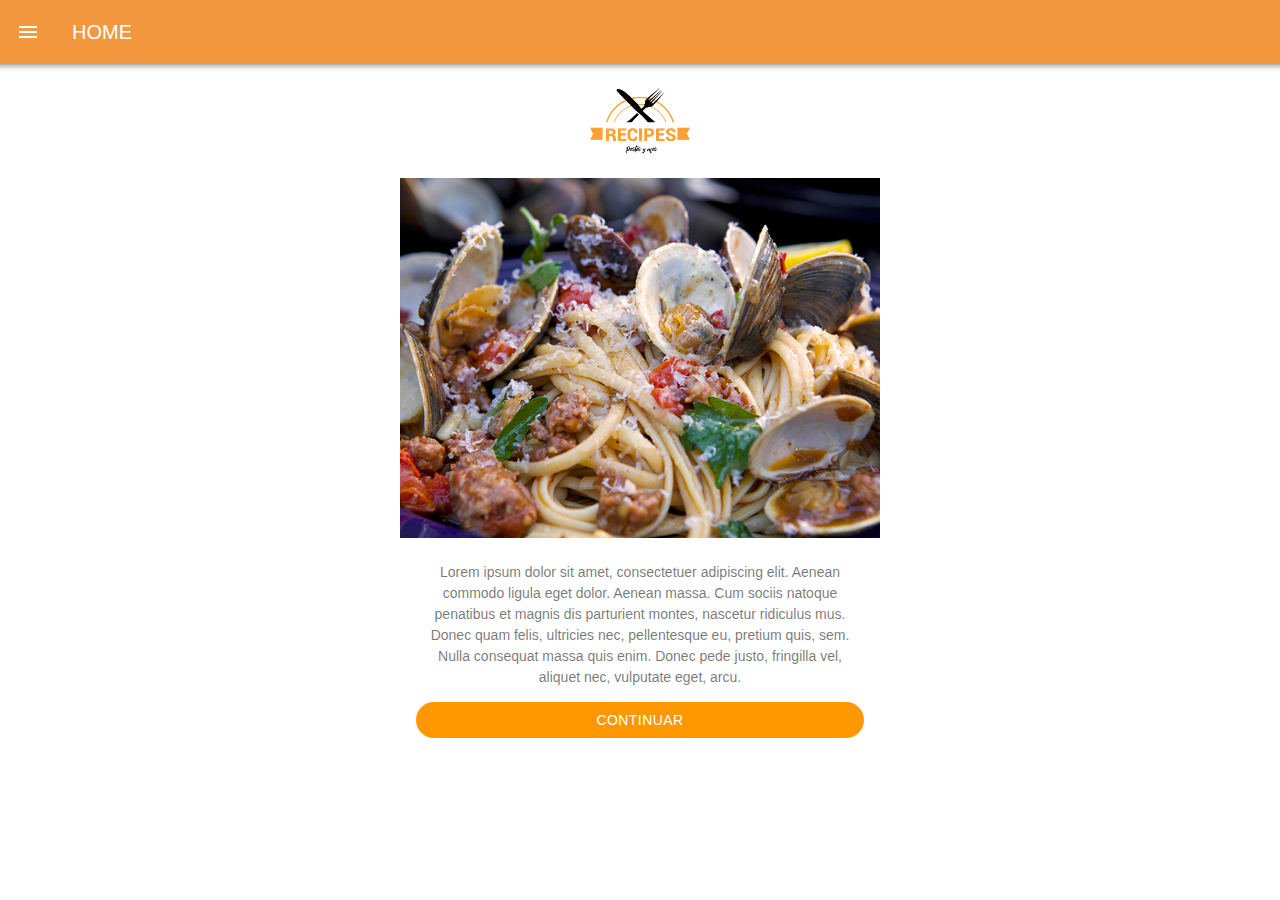
<file: index.html>
<!doctype html>
<html>
<head>
<meta charset="utf-8">
<meta name="viewport" content="width=device-width, initial-scale=1, shrink-to-fit=no">
<title>Pasta & más</title>
<link href="css/framework7.min.css" rel="stylesheet">
<link href="css/f7-icons.css" rel="stylesheet">
<link href="css/material-icons.css" rel="stylesheet">
<link href="css/style.css" rel="stylesheet">
</head>

<body class="color-theme-orange">
	 <div id="app">
      <!-- Statusbar overlay -->
      <div class="statusbar"></div>
		 
	
		 <section class="panel panel-left panel-cover">
			 
			 <div class="block bg-blue-menu"><em class="circle-menu"> <img src="img/recipe.png" class="img-fluid" width="100" top="10px"> </em>
			   <h2 class="block-title">Pastas y más</h2>
				 
			</div>
			 
			 <div class="list media-list">
			 	<ul>
				 	<li>
						<a href="/perfil/" class="item-link item-content panel-close">
							<div class="item-media">
								<i class="material-icons">person</i>
							</div>
							<div class="item-inner">
								Chef de Recetas
							</div>
						</a>
					
					</li>
					
					<li>
						<a href="/recipes/" class="item-link item-content panel-close">
							<div class="item-media">
							<i class="material-icons">event</i>
							</div>
							<div class="item-inner">
								Recetas
							</div>
						</a>
					
					</li>
					
					<li>
						<a href="/team/" class="item-link item-content panel-close">
							<div class="item-media">
								<i class="material-icons">people</i>
							</div>
							<div class="item-inner">
								Team
							</div>
						</a>
					
					</li>
					
					<li>
						<a href="/home/" class="item-link item-content panel-close">
							<div class="item-media">
								<i class="material-icons">trending_flat</i>
							</div>
							<div class="item-inner">
								Log Out
							</div>
						</a>
					
					</li>
					
				 </ul>
			 </div>
			 
		 </section>

      <!-- Your main view, should have "view-main" class -->
      <div class="view view-main view-init">
        <!-- Initial Page, "data-name" contains page name -->
        <section data-name="home" class="page">

          <!-- Top Navbar -->
          <nav class="navbar">
            <div class="navbar-inner">
				<div class="left">
					<a class="link panel-open" data-panel="left"><i class="material-icons">
menu
</i></a>
				</div>
              <div class="title">
                <p> HOME</p>
              </div>
            </div>
          </nav>
			

          <!-- Scrollable page content -->
          <div class="page-content">
			  
  			<div class="swiper-container swiper-init" data-pagination='{"el": ".swiper-pagination"}' data-space-between="0" data-slides-per-view="0">
    <!-- Slides wrapper -->
    <div class="swiper-wrapper">
        <!-- Slides -->
        <div class="swiper-slide">
<div class="block">

  <div class="row">
    <div class="col"> <img src="img/taza-para-cafe.png" class="img-fluid" alt="" width="100"></div>
    <div class="col"><img src="img/plato.png" class="img-fluid" alt="" width="100"></div>
    <div class="col"><img src="img/copa-de-champan.png" class="img-fluid" alt="" width="100"></div>
    <div class="col"> <img src="img/bandeja.png" class="img-fluid" alt="" width="100"></div>
  </div>
  <!-- Pagination, if required -->
			<img src="img/home 2.jpg" alt="" class="img-fluid" width="600">
		</div>
    </div>
    <!-- Pagination, if required -->
</div>
			  			<h2 class="block-title">Pastas y más</h2>
  			<div class="block block-strong">
			  <p> ¡Disfruta de tus pastas favoritas!</p>
				  
				
		    </div>
			  
		
			  
          </div> <!-- /page-content -->
			
		<!-- Los popups van después de /page-content -->
		
			</article>
			
			  <article class="login-screen modal-in">
				<div class="view">
				  <div class="page">
					<div class="page-content login-screen-content">
					  <div class="login-screen-title"> <img src="img/recipe.png" class="img-fluid login-screen-title" alt="uvica" width="100"> </div>
					  <form>
						<div class="list">
						 <img src="img/home.jpg" class="img-fluid">
						</div>
						<div class="list">
						
						  <div class="block-footer">
							<p>Lorem ipsum dolor sit amet, consectetuer adipiscing elit. Aenean commodo ligula eget dolor. Aenean massa. Cum sociis natoque penatibus et magnis dis parturient montes, nascetur ridiculus mus. Donec quam felis, ultricies nec, pellentesque eu, pretium quis, sem. Nulla consequat massa quis enim. Donec pede justo, fringilla vel, aliquet nec, vulputate eget, arcu.</p>
							<p><a class="link login-screen-close login-screen-close col button button-active button-round" href="#">Continuar</a></p>
						  </div>
						</div>
					  </form>
					</div>
				  </div>
				</div>
  </article>
 
			
        </section>
      </div>
    </div>
	
	
	<script src="js/framework7.min.js"></script>
	<script src="js/my-app.js"></script>
</body>
</html>
</file>
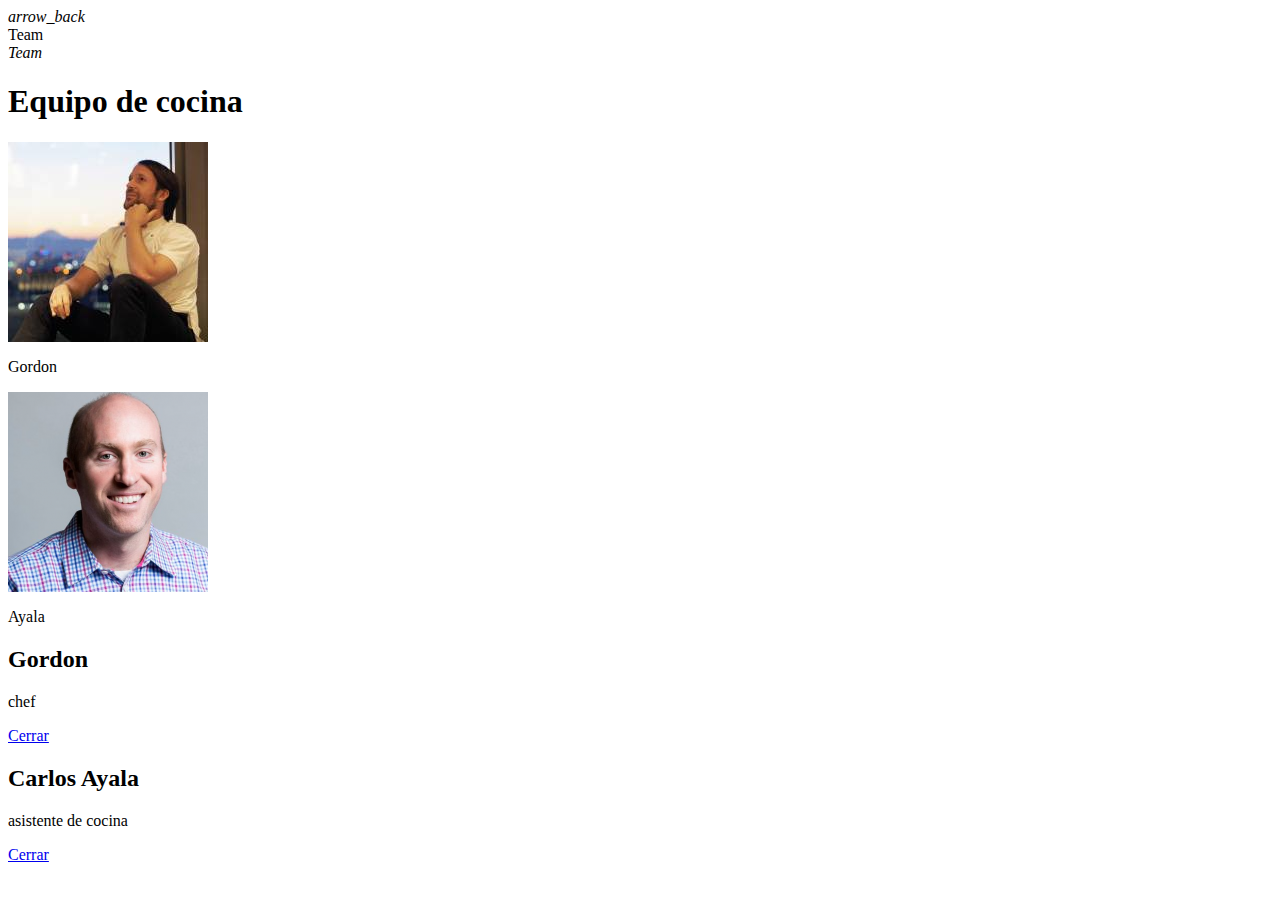
<file: team.html>
<section class="page" data-name="team">
	<nav class="navbar">
		<div class="navbar-inner">
			<div class="left">
				<a class="link back">
					<i class="material-icons">arrow_back</i>
				</a>
			</div>
			<div class="title">Team</div>
			<div class="right">
				<a class="link panel-open" data-panel="left">
					<i class="material-icons">Team</i>
				</a>
			</div>
		</div>
	</nav>

	<body class="color-theme-green">
	<div class="page-content">
		<!-- aquí va su contenido -->
		<h1>Equipo de cocina</h1>
			  <article class="block">
			  	<a href="#" class="link popup-open" data-popup=".popup-1"> <img src="img/chef1.jpg" width= "200" height="200" ></a>
				  <p> Gordon</p>
			  </article>
		
		 <article class="block">
			  	<a href="#" class="link popup-open" data-popup=".popup-2"> <img src="img/chef2.png" width= "200" ></a>
			 <p>Ayala</p>
			  </article>
		
		</div><!-- /page-content -->
<article class="popup popup-1">
				<div class="block">
					<h2>Gordon</h2>
					<p>chef</p>
					<a href="#" class="link popup-close">Cerrar</a>
				</div>
		
			</article>
		
<article class="popup popup-2">
	<div class="block">
					<h2>Carlos Ayala</h2>
					<p>asistente de cocina </p>
					<a href="#" class="link popup-close">Cerrar</a>
				</div>

		</article>
</file>
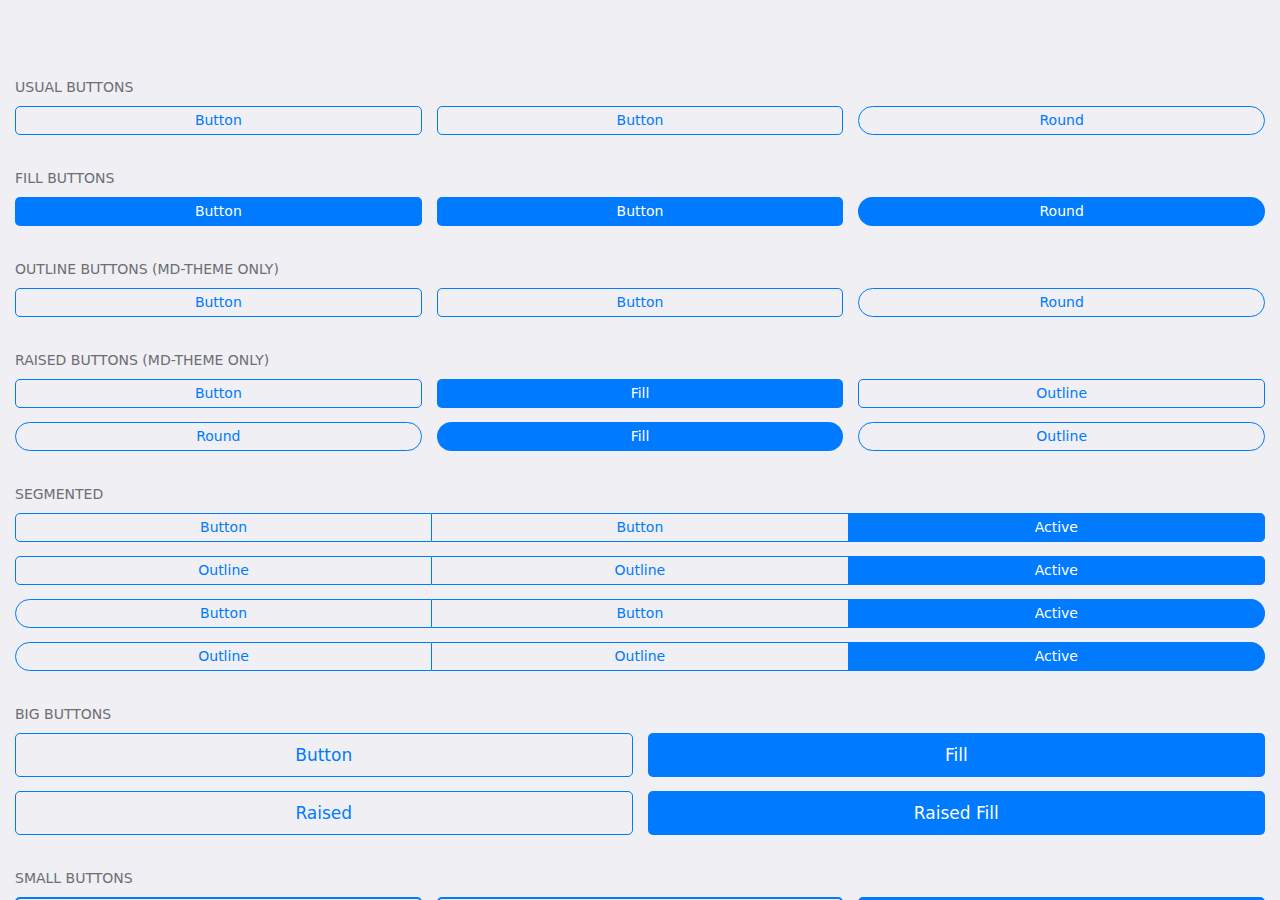
<file: Button _ Framework7 Documentation_files/button.html>
<!DOCTYPE html>
<!-- saved from url=(0052)https://v3.framework7.io/docs-demos/core/button.html -->
<html class="ios device-pixel-ratio-1 device-desktop device-windows support-position-sticky"><head><meta http-equiv="Content-Type" content="text/html; charset=UTF-8">

<meta name="viewport" content="width=device-width, initial-scale=1, maximum-scale=1, minimum-scale=1, user-scalable=no, minimal-ui, viewport-fit=cover">
<meta name="apple-mobile-web-app-capable" content="yes">
<meta name="apple-mobile-web-app-status-bar-style" content="black">
<title>My App</title>
<link rel="stylesheet" href="./framework7.min.css">
</head>
<body>
<div id="app" class="framework7-root">
<div class="view view-main view-init"><div class="navbar"><div class="navbar-inner">
<div class="left"></div>
<div class="title" style="left: 0px;">Buttons</div>
<div class="right"></div>
</div></div>
<div class="page page-current">

<div class="page-content"><div class="block-title">Usual Buttons</div>
<div class="block">
<div class="row">
<button class="button col">Button</button>
<button class="button col">Button</button>
<button class="button col button-round">Round</button>
</div>
</div>
<div class="block-title">Fill Buttons</div>
<div class="block">
<div class="row">
<button class="col button button-fill">Button</button>
<button class="col button button-fill">Button</button>
<button class="col button button-fill button-round">Round</button>
</div>
</div>
<div class="block-title">Outline Buttons (MD-theme only)</div>
<div class="block">
<div class="row">
<button class="col button button-outline">Button</button>
<button class="col button button-outline">Button</button>
<button class="col button button-outline button-round">Round</button>
</div>
</div>
<div class="block-title">Raised Buttons (MD-theme only)</div>
<div class="block">
<p class="row">
<button class="col button button-raised">Button</button>
<button class="col button button-raised button-fill">Fill</button>
<button class="col button button-outline button-raised">Outline</button>
</p>
<p class="row">
<button class="col button button-raised button-round">Round</button>
<button class="col button button-raised button-fill button-round">Fill</button>
<button class="col button button-outline button-round button-raised">Outline</button>
</p>
</div>
<div class="block-title">Segmented</div>
<div class="block">
<p class="segmented segmented-raised">
<button class="button">Button</button>
<button class="button">Button</button>
<button class="button button-active">Active</button>
</p>
<p class="segmented">
<button class="button button-outline">Outline</button>
<button class="button button-outline">Outline</button>
<button class="button button-outline button-active">Active</button>
</p>
<p class="segmented segmented-raised segmented-round">
<button class="button button-round">Button</button>
<button class="button button-round">Button</button>
<button class="button button-round button-active">Active</button>
</p>
<p class="segmented segmented-round">
<button class="button button-round button-outline">Outline</button>
<button class="button button-round button-outline">Outline</button>
<button class="button button-round button-outline button-active">Active</button>
</p>
</div>
<div class="block-title">Big Buttons</div>
<div class="block">
<p class="row">
<button class="col button button-big">Button</button>
<button class="col button button-big button-fill">Fill</button>
</p>
<p class="row">
<button class="col button button-big button-raised">Raised</button>
<button class="col button button-big button-raised button-fill">Raised Fill</button>
</p>
</div>
<div class="block-title">Small Buttons</div>
<div class="block">
<p class="row">
<button class="col button button-small">Button</button>
<button class="col button button-small button-outline">Outline</button>
<button class="col button button-small button-fill">Fill</button>
</p>
<p class="row">
<button class="col button button-small button-round">Button</button>
<button class="col button button-small button-round button-outline">Outline</button>
<button class="col button button-small button-round button-fill">Fill</button>
</p>
</div>
<div class="block-title">Color Buttons</div>
<div class="block">
<p class="row">
<button class="col button color-red">Red</button>
<button class="col button color-green">Green</button>
<button class="col button color-blue">Blue</button>
</p>
<p class="row">
<button class="col button color-pink">Pink</button>
<button class="col button color-yellow">Yellow</button>
<button class="col button color-orange">Orange</button>
</p>
<p class="row">
<button class="col button color-gray">Gray</button>
<button class="col button color-black">Black</button>
</p>
</div>
<div class="block-title">Color Fill Buttons</div>
<div class="block">
<p class="row">
<button class="col button button-fill color-red">Red</button>
<button class="col button button-fill color-green">Green</button>
<button class="col button button-fill color-blue">Blue</button>
</p>
<p class="row">
<button class="col button button-fill color-pink">Pink</button>
<button class="col button button-fill color-yellow">Yellow</button>
<button class="col button button-fill color-orange">Orange</button>
</p>
<p class="row">
<button class="col button button-fill color-gray">Gray</button>
<button class="col button button-fill color-black">Black</button>
<button class="col button button-fill color-white text-color-black">White</button>
</p>
</div>
</div>
</div>
</div>
</div>
<script type="text/javascript" src="./framework7.min.js.descarga"></script>
<script>
      var theme = 'ios';
      if (location.href.indexOf('theme=md') >= 0) theme = 'md';
      var plugin = {
        params: {
          theme: theme,
          root: '#app',
        }
      };
      if (Framework7.use) Framework7.use(plugin);
      else if (Framework7.Class && Framework7.Class.use) Framework7.Class.use(plugin);
      
    </script>
<script>var app = new Framework7();</script>

</body></html>
</file>
<file: css/f7-icons.css>
@font-face {
  font-family: 'Framework7 Icons';
  font-style: normal;
  font-weight: 400;
  src: url("../fonts/Framework7Icons-Regular.eot");
  src: url("../fonts/Framework7Icons-Regular.woff2") format("woff2"),
       url("../fonts/Framework7Icons-Regular.woff") format("woff"),
       url("../fonts/Framework7Icons-Regular.ttf") format("truetype");
}

.f7-icons {
  font-family: 'Framework7 Icons';
  font-weight: normal;
  font-style: normal;
  font-size: 25px;
  line-height: 1;
  letter-spacing: normal;
  text-transform: none;
  display: inline-block;
  white-space: nowrap;
  word-wrap: normal;
  direction: ltr;
  -webkit-font-smoothing: antialiased;
  text-rendering: optimizeLegibility;
  -moz-osx-font-smoothing: grayscale;
  -webkit-font-feature-settings: "liga";
  -moz-font-feature-settings: "liga=1";
  -moz-font-feature-settings: "liga";
  font-feature-settings: "liga";
  text-align: center;
}
</file>
<file: css/material-icons.css>
@font-face {
  font-family: 'Material Icons';
  font-style: normal;
  font-weight: 400;
  src: url(../fonts/MaterialIcons-Regular.eot); /* For IE6-8 */
  src: local('../fonts/Material Icons'),
       local('../fonts/MaterialIcons-Regular'),
       url(../fonts/MaterialIcons-Regular.woff2) format('woff2'),
       url(../fonts/MaterialIcons-Regular.woff) format('woff'),
       url(../fonts/MaterialIcons-Regular.ttf) format('truetype');
}

.material-icons {
  font-family: 'Material Icons';
  font-weight: normal;
  font-style: normal;
  font-size: 24px;  /* Preferred icon size */
  display: inline-block;
  line-height: 1;
  text-transform: none;
  letter-spacing: normal;
  word-wrap: normal;
  white-space: nowrap;
  direction: ltr;
  -webkit-font-smoothing: antialiased;
  text-rendering: optimizeLegibility;
  -moz-osx-font-smoothing: grayscale;
  font-feature-settings: 'liga';
}
</file>
<file: css/style.css>
.bg-blue-menu{
	background-color: #F3983E;
	color: #000;
	text-align: center;
}
.block.bg-blue-menu{
	margin-top: 0;
	padding: 20px 0;
}
.circle-menu{
	width: 80px;
	height: 80px;
	line-height: 80px;
	border-radius: 100%;
	background-color: #fff;
	color: #F3983E;
	text-align: center;
	display: block;
	margin: 0 auto;
}

.bg-blue-menu .block-title{
	color: #fff;
	margin-top: 10px;
}
.panel-left{
	background-color: #fff;
	color: #000;
}

.panel-left .list{
	color: #F3983E;
	font-size: 14px;
}

.i-blanco{
	color: #000;
}

h1,h2,h3,h4,h5,h6{
	margin: 5px 0;
}

.img-fluid{
	max-width: 100%;
	display: block;
}

.card-producto h2{
	font-size: 30px;
	
}

.card-producto i{
	color: #F3983E;
}

.card-producto h3{
	font-size: 16px;
}

.card-producto .card-header{
	padding: 0;
}
.navbar-inner{
	background-color:#F3983E;
}
.statusbar{
	color: #F3983E;
}
</file>
